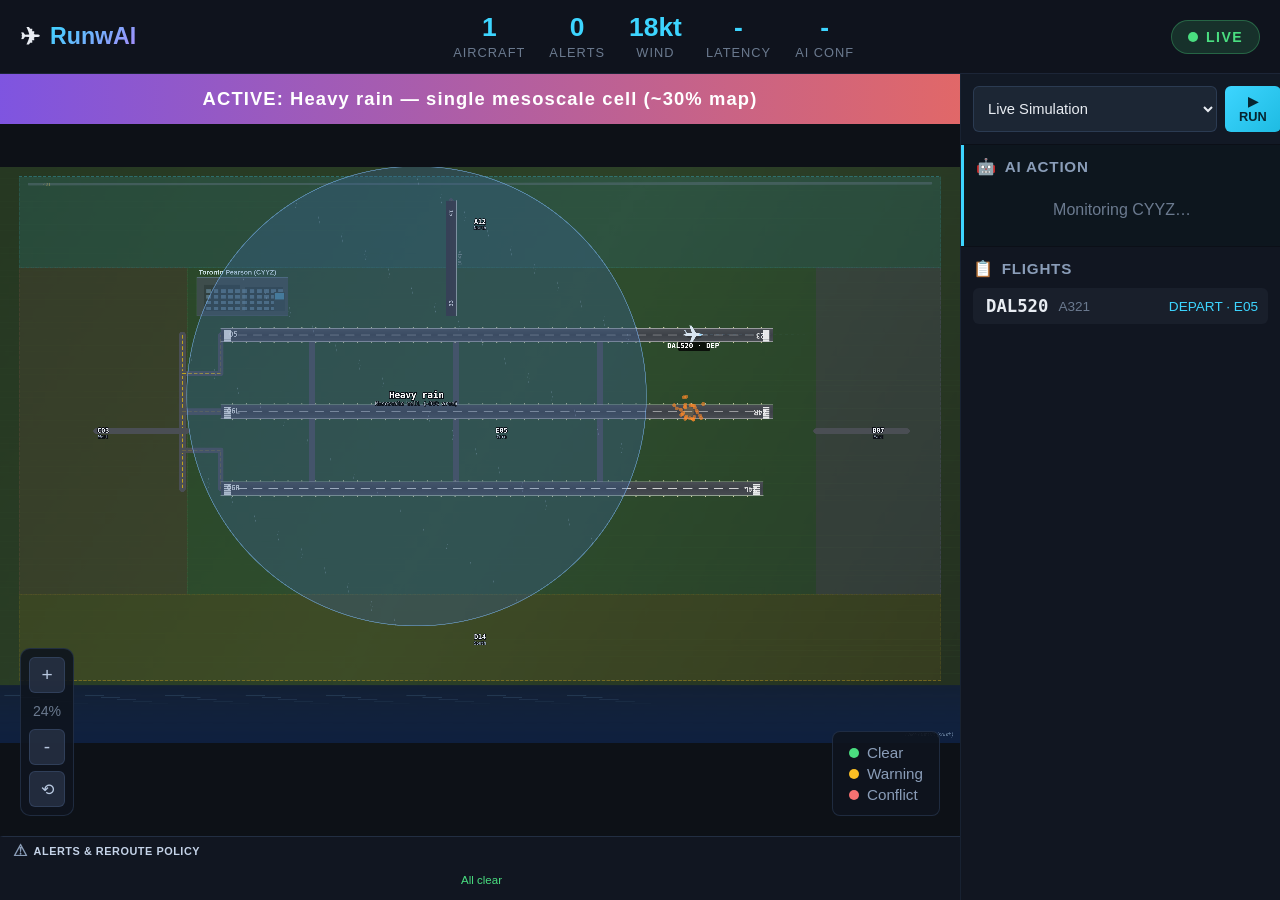
<file: docs/index.html>
<!DOCTYPE html>
<html lang="en">
  <head>
    <meta charset="UTF-8" />
    <meta name="viewport" content="width=device-width, initial-scale=1.0" />
    <title>RunwAI - Live Airport Simulation</title>
    <link rel="stylesheet" href="./styles.css" />
  </head>
  <body>
    <div class="app">
      <!-- Header Bar -->
      <header class="header">
        <div class="logo">
          <span class="logo-icon">✈</span>
          <span class="logo-text">RunwAI</span>
        </div>
        <div class="header-stats">
          <div class="stat">
            <span class="stat-value" id="aircraftCount">0</span>
            <span class="stat-label">Aircraft</span>
          </div>
          <div class="stat">
            <span class="stat-value" id="violationCount">0</span>
            <span class="stat-label">Alerts</span>
          </div>
          <div class="stat weather-stat">
            <span class="stat-value" id="windValue">-</span>
            <span class="stat-label">Wind</span>
          </div>
          <div class="stat">
            <span class="stat-value" id="latencyValue">-</span>
            <span class="stat-label">Latency</span>
          </div>
          <div class="stat">
            <span class="stat-value" id="confidenceValue">-</span>
            <span class="stat-label">AI Conf</span>
          </div>
        </div>
        <div class="header-status" id="headerStatus">
          <span class="status-indicator"></span>
          <span class="status-text">LIVE</span>
        </div>
      </header>

      <!-- Main Content -->
      <main class="main">
        <div class="workspace">
          <!-- Airport Map -->
          <div class="map-wrapper">
            <div class="map-container" id="mapContainer">
              <canvas id="airportCanvas"></canvas>
            </div>

            <!-- Zoom Controls -->
            <div class="zoom-controls">
              <button id="zoomIn" class="zoom-btn">+</button>
              <span class="zoom-level" id="zoomLevel">100%</span>
              <button id="zoomOut" class="zoom-btn">-</button>
              <button id="zoomReset" class="zoom-btn reset">⟲</button>
            </div>

            <!-- Mini Legend -->
            <div class="mini-legend">
              <div class="legend-row"><span class="dot green"></span> Clear</div>
              <div class="legend-row"><span class="dot yellow"></span> Warning</div>
              <div class="legend-row"><span class="dot red"></span> Conflict</div>
            </div>

            <!-- Storm Warning Overlay -->
            <div class="storm-banner" id="stormBanner">
              <span id="stormBannerText">WEATHER: advisory active</span>
            </div>
          </div>

          <!-- Alerts docked under map (wide strip — multiple alerts visible without sidebar scroll) -->
          <section class="alerts-dock panel alerts-panel" id="alertsPanel">
            <div class="alerts-dock-head">
              <span class="panel-icon">⚠</span>
              <span class="alerts-dock-title">Alerts &amp; reroute policy</span>
            </div>
            <div class="alerts-list" id="alertsList">
              <div class="no-alerts">All clear</div>
            </div>
          </section>
        </div>

        <!-- Side Panel -->
        <aside class="side-panel">
          <!-- Scenario Selector -->
          <div class="scenario-box">
            <select id="scenarioSelect">
              <option value="live">Live Simulation</option>
              <option value="separation">Scenario: Parallel final spacing</option>
              <option value="storm">Scenario: Storm Approach</option>
              <option value="wake">Scenario: Wake Turbulence</option>
            </select>
            <button id="runBtn" class="run-btn">▶ RUN</button>
          </div>

          <!-- AI Action Panel -->
          <div class="panel ai-panel" id="aiPanel">
            <div class="panel-header">
              <span class="panel-icon">🤖</span>
              <span>AI Action</span>
            </div>
            <div class="ai-content" id="aiContent">
              <div class="ai-idle">Monitoring...</div>
            </div>
          </div>

          <!-- Active Flights -->
          <div class="panel flights-panel">
            <div class="panel-header">
              <span class="panel-icon">📋</span>
              <span>Flights</span>
            </div>
            <div class="flights-list" id="flightsList"></div>
          </div>
        </aside>
      </main>
    </div>

    <script type="module" src="./main.js"></script>
  </body>
</html>
</file>
<file: docs/styles.css>
/* ═══════════════════════════════════════════════════════════════════════════
   RunwAI - Live Airport Simulation
   Clean, minimal UI
   ═══════════════════════════════════════════════════════════════════════════ */

* {
  box-sizing: border-box;
  margin: 0;
  padding: 0;
}

body {
  font-family: "Inter", -apple-system, BlinkMacSystemFont, sans-serif;
  background: #0a0d12;
  color: #e8ecf2;
  overflow: hidden;
  height: 100vh;
}

.app {
  display: flex;
  flex-direction: column;
  height: 100vh;
}

/* ─── HEADER ─────────────────────────────────────────────────────────────── */

.header {
  display: flex;
  align-items: center;
  justify-content: space-between;
  padding: 12px 20px;
  background: rgba(15, 20, 30, 0.95);
  border-bottom: 1px solid rgba(100, 140, 200, 0.15);
  z-index: 100;
}

.logo {
  display: flex;
  align-items: center;
  gap: 10px;
  font-size: 1.45rem;
  font-weight: 700;
}

.logo-icon {
  font-size: 1.5rem;
}

.logo-text {
  background: linear-gradient(135deg, #3dd5ff, #a78bfa);
  -webkit-background-clip: text;
  -webkit-text-fill-color: transparent;
}

.header-stats {
  display: flex;
  gap: 24px;
}

.stat {
  text-align: center;
}

.stat-value {
  display: block;
  font-size: 1.65rem;
  font-weight: 700;
  color: #3dd5ff;
}

.stat-label {
  font-size: 0.8rem;
  color: #6b7a8f;
  text-transform: uppercase;
  letter-spacing: 0.08em;
}

.stat.alert .stat-value {
  color: #f87171;
}

.header-status {
  display: flex;
  align-items: center;
  gap: 8px;
  padding: 8px 16px;
  background: rgba(74, 222, 128, 0.15);
  border: 1px solid rgba(74, 222, 128, 0.3);
  border-radius: 20px;
}

.status-indicator {
  width: 10px;
  height: 10px;
  background: #4ade80;
  border-radius: 50%;
  animation: pulse 2s infinite;
}

.status-text {
  font-size: 0.88rem;
  font-weight: 700;
  color: #4ade80;
  letter-spacing: 0.1em;
}

.header-status.alert {
  background: rgba(248, 113, 113, 0.15);
  border-color: rgba(248, 113, 113, 0.3);
}

.header-status.alert .status-indicator {
  background: #f87171;
  animation: pulse 0.5s infinite;
}

.header-status.alert .status-text {
  color: #f87171;
}

@keyframes pulse {
  0%, 100% { opacity: 1; transform: scale(1); }
  50% { opacity: 0.6; transform: scale(0.9); }
}

/* ─── MAIN ───────────────────────────────────────────────────────────────── */

.main {
  display: flex;
  flex: 1;
  overflow: hidden;
  min-height: 0;
}

.workspace {
  flex: 1;
  display: flex;
  flex-direction: column;
  min-width: 0;
  min-height: 0;
}

/* ─── MAP ────────────────────────────────────────────────────────────────── */

.map-wrapper {
  flex: 1;
  position: relative;
  background: #0d1117;
  overflow: hidden;
  min-height: 0;
}

.map-container {
  width: 100%;
  height: 100%;
  overflow: hidden;
  cursor: grab;
}

.map-container:active {
  cursor: grabbing;
}

#airportCanvas {
  transform-origin: 0 0;
  image-rendering: crisp-edges;
}

/* Zoom Controls */
.zoom-controls {
  position: absolute;
  bottom: 20px;
  left: 20px;
  display: flex;
  flex-direction: column;
  gap: 6px;
  background: rgba(15, 20, 30, 0.9);
  border: 1px solid rgba(100, 140, 200, 0.2);
  border-radius: 10px;
  padding: 8px;
}

.zoom-btn {
  width: 36px;
  height: 36px;
  background: rgba(40, 50, 70, 0.8);
  border: 1px solid rgba(100, 140, 200, 0.2);
  border-radius: 6px;
  color: #b8c8e0;
  font-size: 1.2rem;
  cursor: pointer;
  transition: all 0.15s;
}

.zoom-btn:hover {
  background: rgba(61, 213, 255, 0.2);
  border-color: #3dd5ff;
  color: #3dd5ff;
}

.zoom-btn.reset {
  font-size: 1rem;
}

.zoom-level {
  text-align: center;
  font-size: 0.88rem;
  color: #6b7a8f;
  padding: 4px 0;
}

/* Mini Legend */
.mini-legend {
  position: absolute;
  bottom: 20px;
  right: 20px;
  background: rgba(15, 20, 30, 0.9);
  border: 1px solid rgba(100, 140, 200, 0.2);
  border-radius: 8px;
  padding: 12px 16px;
  font-size: 0.95rem;
}

.legend-row {
  display: flex;
  align-items: center;
  gap: 8px;
  margin-bottom: 4px;
  color: #8a9db8;
}

.legend-row:last-child {
  margin-bottom: 0;
}

.dot {
  width: 10px;
  height: 10px;
  border-radius: 50%;
}

.dot.green { background: #4ade80; }
.dot.yellow { background: #fbbf24; }
.dot.red { background: #f87171; }

/* Storm Banner */
.storm-banner {
  position: absolute;
  top: 0;
  left: 0;
  right: 0;
  background: linear-gradient(90deg, rgba(139, 92, 246, 0.9), rgba(248, 113, 113, 0.9));
  color: white;
  text-align: center;
  padding: 14px 16px;
  font-weight: 700;
  font-size: 1.15rem;
  letter-spacing: 0.06em;
  transform: translateY(-100%);
  transition: transform 0.3s;
}

.storm-banner.visible {
  transform: translateY(0);
}

/* ─── SIDE PANEL ─────────────────────────────────────────────────────────── */

.side-panel {
  width: 320px;
  background: rgba(12, 16, 24, 0.98);
  border-left: 1px solid rgba(100, 140, 200, 0.15);
  display: flex;
  flex-direction: column;
  gap: 1px;
  overflow-y: auto;
}

.scenario-box {
  display: flex;
  gap: 8px;
  padding: 12px;
  background: rgba(20, 28, 40, 0.8);
}

.scenario-box select {
  flex: 1;
  background: rgba(30, 40, 55, 0.9);
  border: 1px solid rgba(100, 140, 200, 0.2);
  border-radius: 6px;
  color: #e8ecf2;
  padding: 8px 10px;
  font-size: 0.92rem;
  cursor: pointer;
}

.scenario-box select option {
  background: #1a2030;
}

.run-btn {
  background: linear-gradient(135deg, #3dd5ff, #1ebbe2);
  border: none;
  border-radius: 6px;
  color: #062530;
  padding: 8px 14px;
  font-weight: 700;
  font-size: 0.8rem;
  cursor: pointer;
  transition: all 0.2s;
}

.run-btn:hover {
  transform: scale(1.05);
  box-shadow: 0 4px 15px rgba(61, 213, 255, 0.4);
}

/* Panels */
.panel {
  background: rgba(18, 24, 35, 0.9);
  padding: 12px;
}

.panel-header {
  display: flex;
  align-items: center;
  gap: 8px;
  font-size: 0.95rem;
  font-weight: 600;
  color: #8a9db8;
  margin-bottom: 10px;
  text-transform: uppercase;
  letter-spacing: 0.05em;
}

.panel-icon {
  font-size: 1rem;
}

/* Alerts Panel */
.alerts-panel {
  border-left: 3px solid transparent;
  transition: border-color 0.3s;
}

.alerts-panel.has-alerts {
  border-left-color: #f87171;
  background: rgba(248, 113, 113, 0.05);
}

.alerts-dock {
  flex-shrink: 0;
  display: flex;
  flex-direction: column;
  border-top: 1px solid rgba(100, 140, 200, 0.2);
  padding: 0;
  overflow: visible;
}

.alerts-dock-head {
  display: flex;
  align-items: center;
  gap: 6px;
  padding: 4px 10px 2px;
  font-size: 0.68rem;
  font-weight: 700;
  color: #8a9db8;
  text-transform: uppercase;
  letter-spacing: 0.05em;
}

.alerts-dock-title {
  color: #c5d3e8;
}

.alerts-list {
  display: block;
  overflow-x: auto;
  overflow-y: visible;
  padding: 4px 8px 6px;
}

.alerts-policy-bar {
  font-size: 0.62rem;
  line-height: 1.25;
  color: #c8d4e8;
  padding: 4px 8px 5px;
  margin-bottom: 4px;
  background: rgba(61, 213, 255, 0.06);
  border: 1px solid rgba(61, 213, 255, 0.18);
  border-radius: 5px;
}

.alerts-cards {
  display: flex;
  flex-wrap: wrap;
  gap: 5px 6px;
  align-items: flex-start;
}

.no-alerts {
  text-align: center;
  color: #4ade80;
  font-size: 0.72rem;
  padding: 8px;
}

.alert-item {
  display: flex;
  flex-direction: column;
  align-items: stretch;
  gap: 2px;
  padding: 4px 7px 5px;
  background: rgba(30, 35, 45, 0.85);
  border-radius: 5px;
  border-left: 2px solid #fbbf24;
  flex: 1 1 200px;
  max-width: min(380px, 100%);
  min-width: min(180px, 100%);
}

.alert-row {
  display: flex;
  align-items: center;
  gap: 5px;
}

.alert-item.red {
  border-left-color: #f87171;
  background: rgba(248, 113, 113, 0.1);
}

.alert-item-ml {
  border-left-color: #60cfff;
  background: rgba(61, 213, 255, 0.07);
}

.alert-item-ml .alert-rule {
  background: rgba(61, 213, 255, 0.2);
  color: #7fe8ff;
}

.alert-rule {
  background: rgba(248, 113, 113, 0.2);
  color: #f87171;
  padding: 1px 5px;
  border-radius: 3px;
  font-size: 0.58rem;
  font-weight: 700;
}

.alert-item.yellow .alert-rule {
  background: rgba(251, 191, 36, 0.2);
  color: #fbbf24;
}

.alert-flights {
  flex: 1;
  font-size: 0.68rem;
  font-weight: 600;
  font-family: monospace;
}

.alert-dist {
  font-size: 0.62rem;
  color: #9eb0cc;
  font-family: monospace;
}

.alert-explain {
  font-size: 0.58rem;
  line-height: 1.2;
  color: #a8b6ca;
}

.alert-advice {
  font-size: 0.58rem;
  line-height: 1.2;
  color: #d8dee8;
  padding-top: 2px;
  margin-top: 1px;
  border-top: 1px solid rgba(100, 140, 200, 0.1);
}

.alert-advice-label {
  font-weight: 700;
  color: #5ec8f0;
  margin-right: 3px;
}

/* AI Panel */
.ai-panel {
  background: rgba(61, 213, 255, 0.03);
  border-left: 3px solid #3dd5ff;
}

.ai-idle {
  text-align: center;
  color: #6b7a8f;
  font-size: 1rem;
  padding: 15px;
}

.ai-action {
  background: rgba(61, 213, 255, 0.1);
  border: 1px solid rgba(61, 213, 255, 0.2);
  border-radius: 8px;
  padding: 12px;
  text-align: center;
}

.ai-target {
  font-size: 1.22rem;
  font-weight: 700;
  color: #3dd5ff;
  font-family: monospace;
  margin-bottom: 6px;
}

.ai-command {
  font-size: 1.22rem;
  font-weight: 700;
  color: #f87171;
  margin-bottom: 6px;
}

.ai-explain {
  font-size: 0.98rem;
  line-height: 1.45;
  color: #b8c8dc;
  text-align: left;
  margin-bottom: 8px;
}

.ai-advice {
  font-size: 1rem;
  line-height: 1.45;
  color: #e8ecf2;
  text-align: left;
}

.ai-advice-label {
  font-weight: 700;
  color: #3dd5ff;
}

.ai-action--crash {
  border-color: rgba(248, 113, 113, 0.45);
  background: rgba(248, 113, 113, 0.12);
}

/* Flights Panel */
.flights-panel {
  flex: 1;
  overflow-y: auto;
}

.flights-list {
  display: flex;
  flex-direction: column;
  gap: 4px;
}

.flight-row {
  display: flex;
  align-items: center;
  gap: 10px;
  padding: 8px 10px;
  background: rgba(30, 38, 50, 0.6);
  border-radius: 6px;
  border-left: 3px solid transparent;
}

.flight-row.conflict {
  border-left-color: #f87171;
  background: rgba(248, 113, 113, 0.1);
}

.flight-id {
  font-weight: 700;
  font-family: monospace;
  font-size: 1.08rem;
  color: #e8ecf2;
}

.flight-type {
  font-size: 0.85rem;
  color: #6b7a8f;
}

.flight-phase {
  margin-left: auto;
  font-size: 0.85rem;
  color: #3dd5ff;
  text-transform: uppercase;
}

.no-flights {
  text-align: center;
  color: #6b7a8f;
  font-size: 0.8rem;
  padding: 20px;
}

/* ─── SCROLLBAR ──────────────────────────────────────────────────────────── */

::-webkit-scrollbar {
  width: 5px;
}

::-webkit-scrollbar-track {
  background: rgba(0, 0, 0, 0.2);
}

::-webkit-scrollbar-thumb {
  background: rgba(100, 140, 200, 0.3);
  border-radius: 3px;
}

/* ─── RESPONSIVE ─────────────────────────────────────────────────────────── */

@media (max-width: 900px) {
  .side-panel {
    width: 240px;
  }
  
  .header-stats {
    gap: 16px;
  }
  
  .stat-value {
    font-size: 1.1rem;
  }
}

@media (max-width: 600px) {
  .header {
    flex-wrap: wrap;
    gap: 10px;
  }
  
  .side-panel {
    position: fixed;
    right: 0;
    top: 60px;
    bottom: 0;
    width: 260px;
    transform: translateX(100%);
    transition: transform 0.3s;
    z-index: 200;
  }
  
  .side-panel.open {
    transform: translateX(0);
  }
}
</file>
